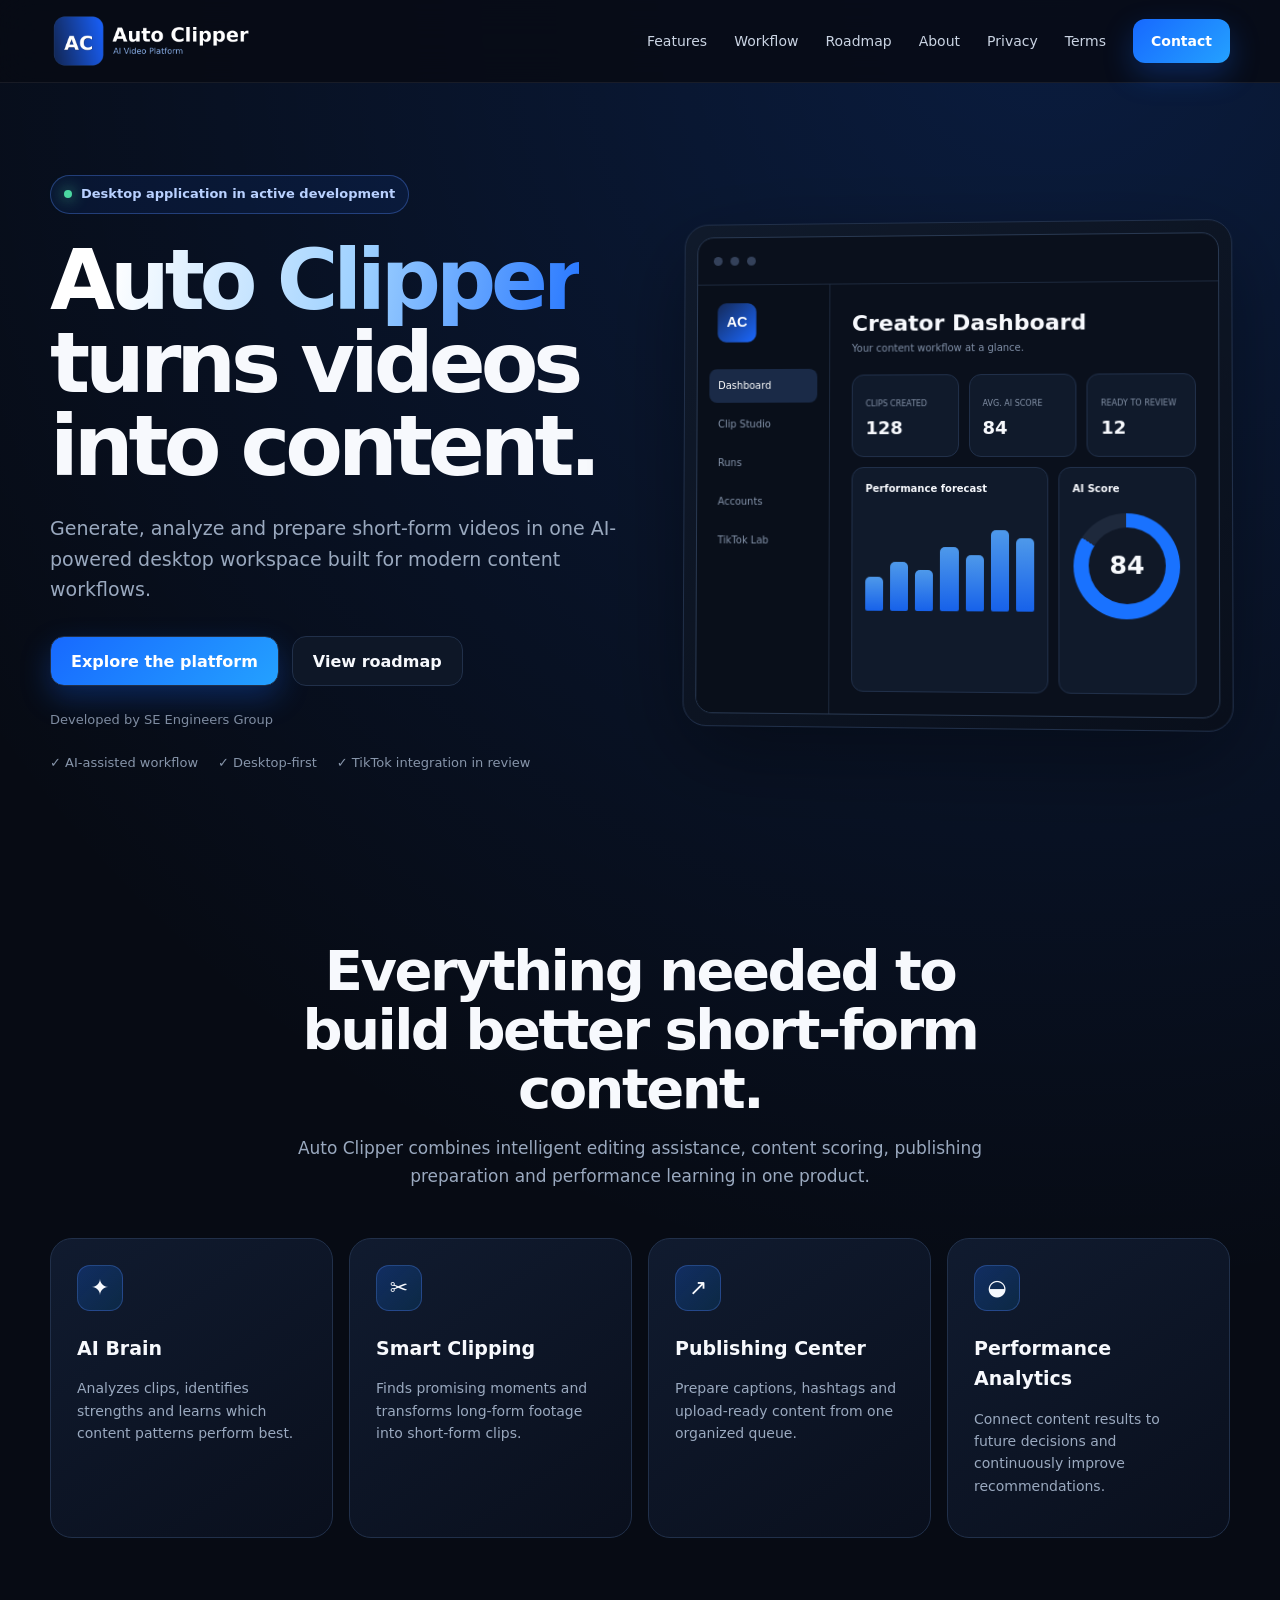
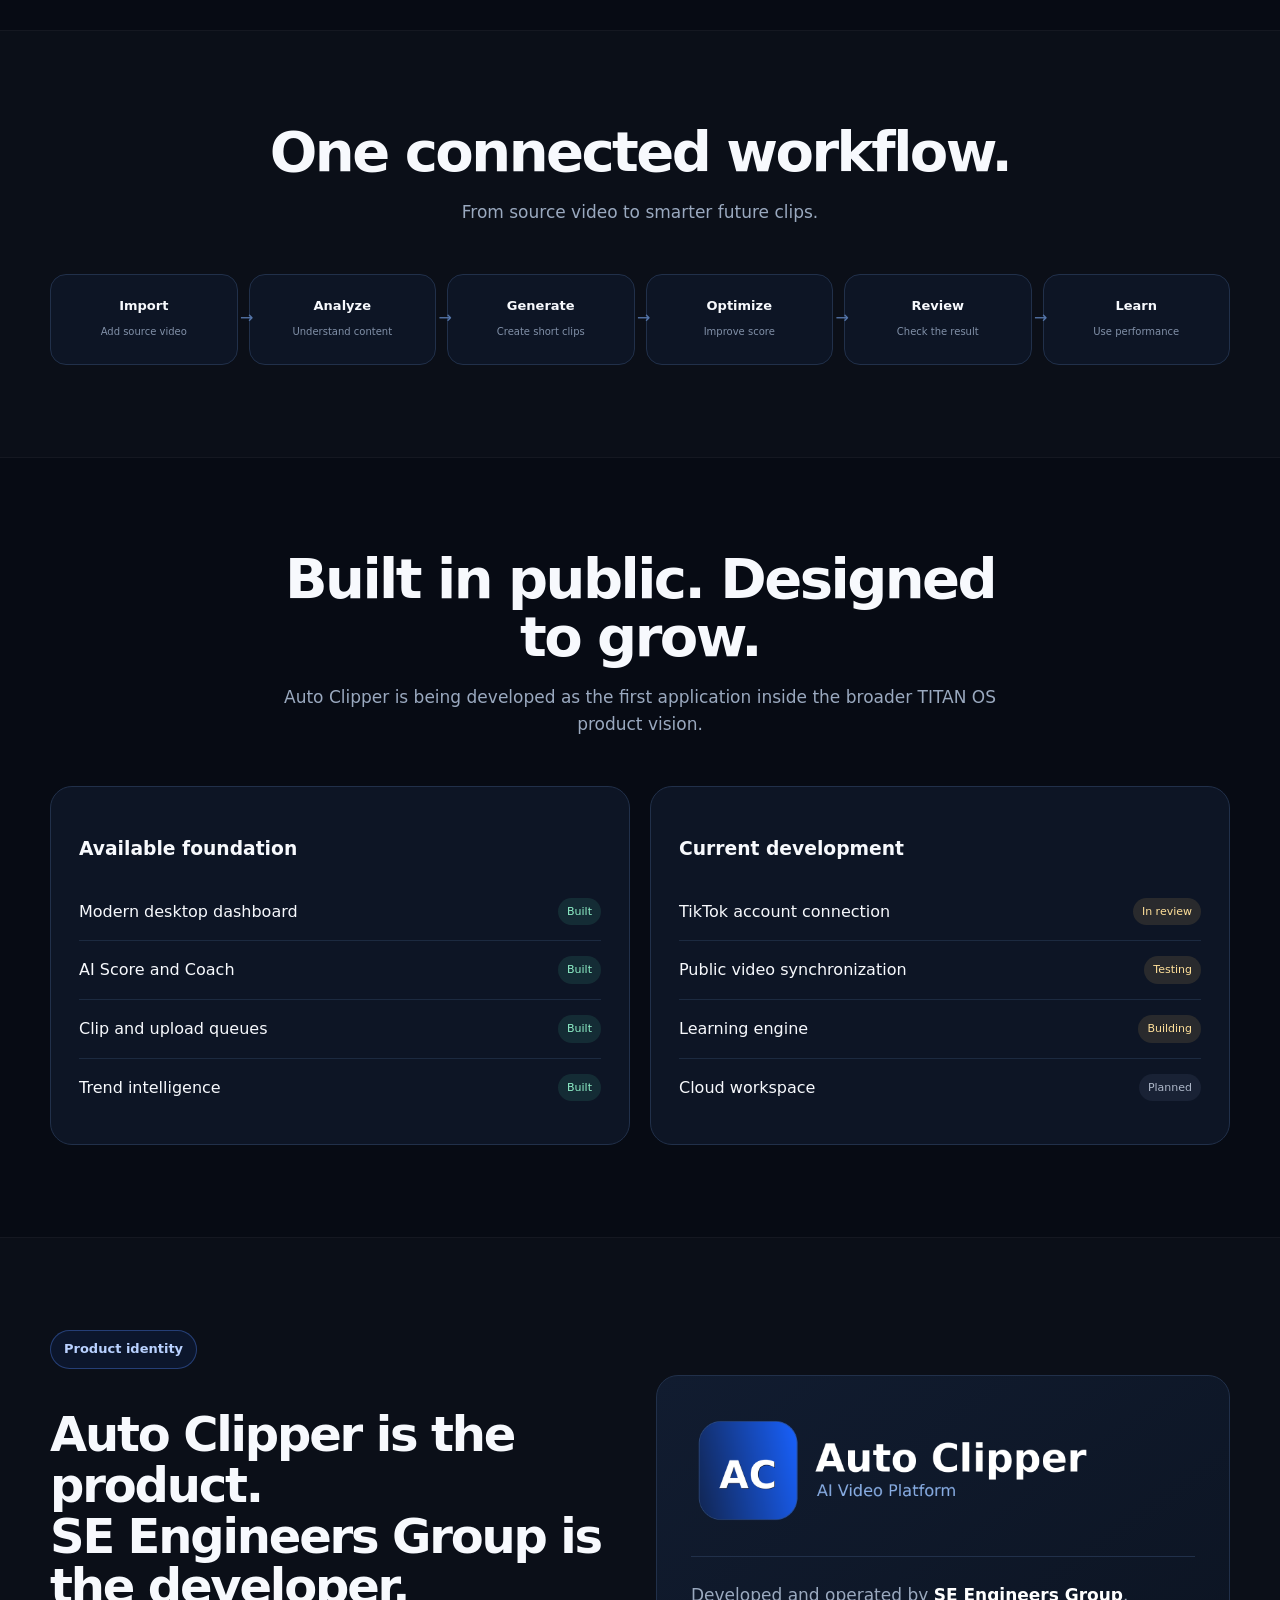
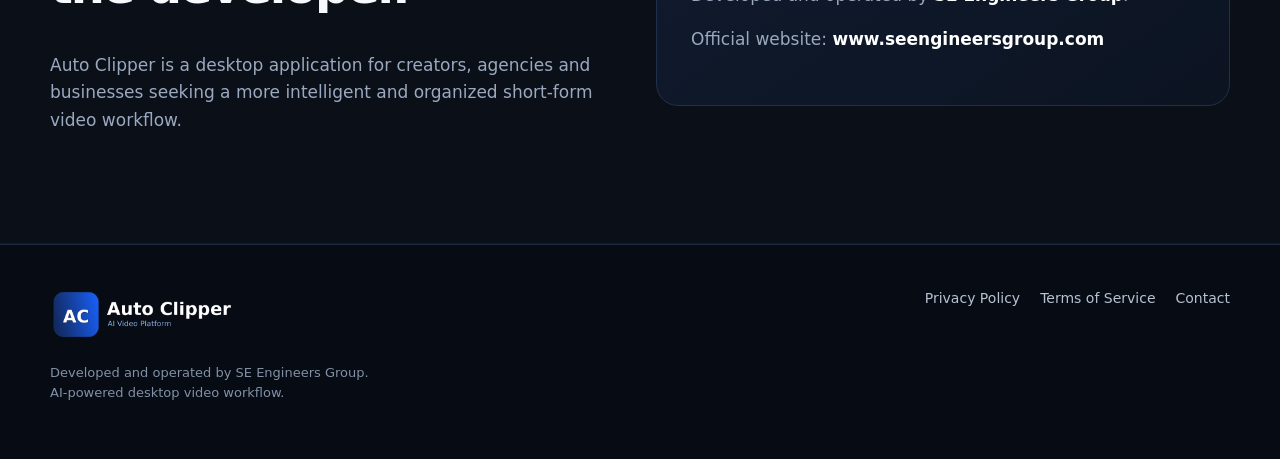
<file: index.html>
<!doctype html><html lang="en"><head><meta charset="utf-8"><meta name="viewport" content="width=device-width,initial-scale=1"><meta name="theme-color" content="#070b14"><link rel="icon" href="assets/favicon.ico"><link rel="icon" type="image/png" sizes="32x32" href="assets/icon-32.png"><link rel="apple-touch-icon" href="assets/icon-180.png"><link rel="manifest" href="manifest.webmanifest"><link rel="stylesheet" href="styles.css?v=4"><title>Auto Clipper | AI Video Platform</title><meta name="description" content="Auto Clipper is an AI-powered desktop application for creating, analyzing and preparing short-form video content."><meta property="og:title" content="Auto Clipper"><meta property="og:description" content="AI-powered video automation for creators, agencies and businesses."><meta property="og:type" content="website"><meta property="og:url" content="https://www.seengineersgroup.com/"><meta property="og:image" content="https://www.seengineersgroup.com/assets/og-image.png"></head><body><header class="site-header"><div class="container nav-inner"><a class="brand-logo" href="index.html" aria-label="Auto Clipper home"><img src="assets/auto-clipper-logo.png?v=4" alt="Auto Clipper — AI Video Platform"></a><button class="menu-toggle" type="button" aria-label="Open navigation" aria-expanded="false">☰</button><nav class="nav-links" aria-label="Main navigation"><a href="#features">Features</a><a href="#workflow">Workflow</a><a href="#roadmap">Roadmap</a><a href="#about">About</a><a href="privacy.html">Privacy</a><a href="terms.html">Terms</a><a class="nav-cta" href="contact.html">Contact</a></nav></div></header><main>
<section class="hero"><div class="container hero-grid"><div class="hero-copy"><div class="eyebrow"><span class="dot"></span>Desktop application in active development</div><h1><span class="gradient">Auto Clipper</span><br>turns videos into content.</h1><p>Generate, analyze and prepare short-form videos in one AI-powered desktop workspace built for modern content workflows.</p><div class="hero-actions"><a class="btn btn-primary" href="#features">Explore the platform</a><a class="btn btn-secondary" href="#roadmap">View roadmap</a></div><div class="micro">Developed by SE Engineers Group</div><div class="trust"><span>✓ AI-assisted workflow</span><span>✓ Desktop-first</span><span>✓ TikTok integration in review</span></div></div>
<div class="mockup" aria-label="Auto Clipper application preview"><div class="app"><div class="app-top"><i></i><i></i><i></i></div><div class="app-layout"><aside class="sidebar"><img src="assets/auto-clipper-icon.svg" alt="" class="mock-icon"><div class="side-item active">Dashboard</div><div class="side-item">Clip Studio</div><div class="side-item">Runs</div><div class="side-item">Accounts</div><div class="side-item">TikTok Lab</div></aside><div class="app-main"><div class="app-title">Creator Dashboard</div><div class="app-sub">Your content workflow at a glance.</div><div class="stats"><div class="stat"><small>CLIPS CREATED</small><strong>128</strong></div><div class="stat"><small>AVG. AI SCORE</small><strong>84</strong></div><div class="stat"><small>READY TO REVIEW</small><strong>12</strong></div></div><div class="app-panels"><div class="panel"><div class="panel-title">Performance forecast</div><div class="chart"><i style="height:38%"></i><i style="height:55%"></i><i style="height:46%"></i><i style="height:72%"></i><i style="height:63%"></i><i style="height:92%"></i><i style="height:82%"></i></div></div><div class="panel"><div class="panel-title">AI Score</div><div class="score"></div></div></div></div></div></div></div></div></section>
<section class="section" id="features"><div class="container"><div class="section-head"><h2>Everything needed to build better short-form content.</h2><p>Auto Clipper combines intelligent editing assistance, content scoring, publishing preparation and performance learning in one product.</p></div><div class="grid4"><article class="feature"><div class="feature-icon">✦</div><h3>AI Brain</h3><p>Analyzes clips, identifies strengths and learns which content patterns perform best.</p></article><article class="feature"><div class="feature-icon">✂</div><h3>Smart Clipping</h3><p>Finds promising moments and transforms long-form footage into short-form clips.</p></article><article class="feature"><div class="feature-icon">↗</div><h3>Publishing Center</h3><p>Prepare captions, hashtags and upload-ready content from one organized queue.</p></article><article class="feature"><div class="feature-icon">◒</div><h3>Performance Analytics</h3><p>Connect content results to future decisions and continuously improve recommendations.</p></article></div></div></section>
<section class="section section-alt" id="workflow"><div class="container"><div class="section-head"><h2>One connected workflow.</h2><p>From source video to smarter future clips.</p></div><div class="workflow"><div class="step"><b>Import</b><span>Add source video</span></div><div class="step"><b>Analyze</b><span>Understand content</span></div><div class="step"><b>Generate</b><span>Create short clips</span></div><div class="step"><b>Optimize</b><span>Improve score</span></div><div class="step"><b>Review</b><span>Check the result</span></div><div class="step"><b>Learn</b><span>Use performance</span></div></div></div></section>
<section class="section" id="roadmap"><div class="container"><div class="section-head"><h2>Built in public. Designed to grow.</h2><p>Auto Clipper is being developed as the first application inside the broader TITAN OS product vision.</p></div><div class="roadmap"><div class="road-card"><h3>Available foundation</h3><div class="road-row"><span>Modern desktop dashboard</span><span class="status done">Built</span></div><div class="road-row"><span>AI Score and Coach</span><span class="status done">Built</span></div><div class="road-row"><span>Clip and upload queues</span><span class="status done">Built</span></div><div class="road-row"><span>Trend intelligence</span><span class="status done">Built</span></div></div><div class="road-card"><h3>Current development</h3><div class="road-row"><span>TikTok account connection</span><span class="status building">In review</span></div><div class="road-row"><span>Public video synchronization</span><span class="status building">Testing</span></div><div class="road-row"><span>Learning engine</span><span class="status building">Building</span></div><div class="road-row"><span>Cloud workspace</span><span class="status planned">Planned</span></div></div></div></div></section>
<section class="section section-alt" id="about"><div class="container about"><div><div class="eyebrow">Product identity</div><h2>Auto Clipper is the product.<br>SE Engineers Group is the developer.</h2><p>Auto Clipper is a desktop application for creators, agencies and businesses seeking a more intelligent and organized short-form video workflow.</p></div><div class="about-card"><img class="about-logo" src="assets/auto-clipper-logo.png?v=4" alt="Auto Clipper — AI Video Platform"><hr><p>Developed and operated by <strong>SE Engineers Group</strong>.</p><p>Official website: <strong>www.seengineersgroup.com</strong></p></div></div></section></main><footer class="footer"><div class="container footer-inner"><div class="footer-brand"><a class="brand-logo" href="index.html" aria-label="Auto Clipper home"><img src="assets/auto-clipper-logo.png?v=4" alt="Auto Clipper — AI Video Platform"></a><p>Developed and operated by SE Engineers Group.<br>AI-powered desktop video workflow.</p></div><div class="footer-links"><a href="privacy.html">Privacy Policy</a><a href="terms.html">Terms of Service</a><a href="contact.html">Contact</a></div></div></footer><script src="script.js?v=4"></script></body></html>
</file>
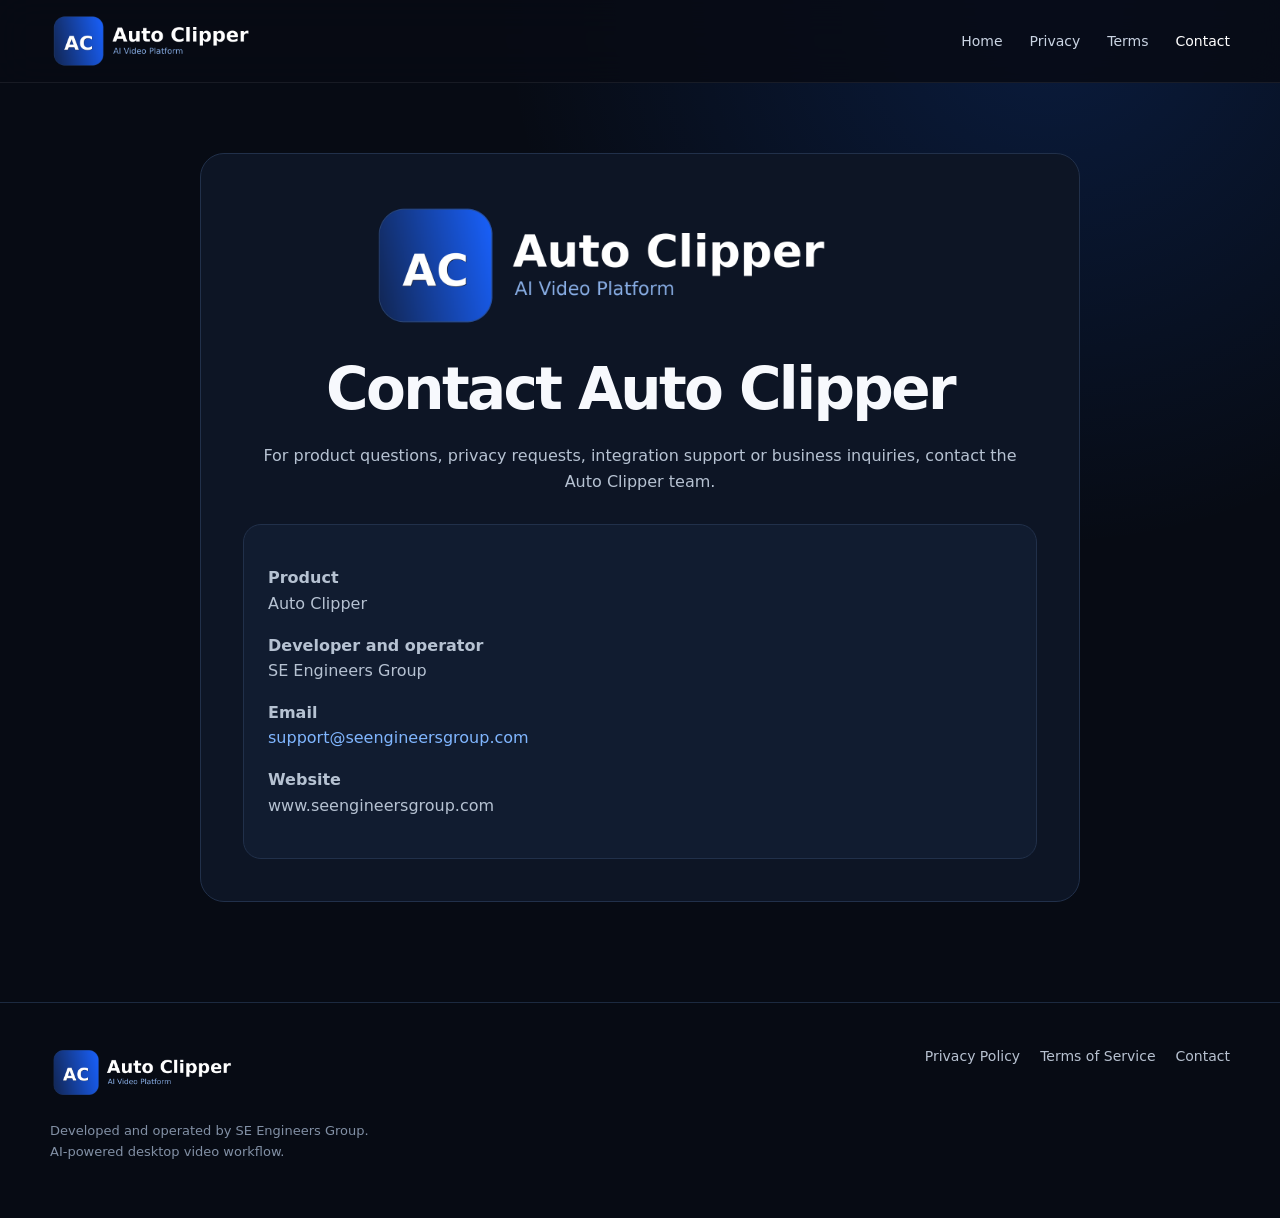
<file: contact.html>
<!doctype html><html lang="en"><head><meta charset="utf-8"><meta name="viewport" content="width=device-width,initial-scale=1"><meta name="theme-color" content="#070b14"><link rel="icon" href="assets/favicon.ico"><link rel="icon" type="image/png" sizes="32x32" href="assets/icon-32.png"><link rel="apple-touch-icon" href="assets/icon-180.png"><link rel="manifest" href="manifest.webmanifest"><link rel="stylesheet" href="styles.css?v=4"><title>Contact Auto Clipper</title><meta name="description" content="Contact Auto Clipper and SE Engineers Group."></head><body><header class="site-header"><div class="container nav-inner"><a class="brand-logo" href="index.html" aria-label="Auto Clipper home"><img src="assets/auto-clipper-logo.png?v=4" alt="Auto Clipper — AI Video Platform"></a><button class="menu-toggle" type="button" aria-label="Open navigation" aria-expanded="false">☰</button><nav class="nav-links" aria-label="Main navigation"><a href="index.html">Home</a><a href="privacy.html">Privacy</a><a href="terms.html">Terms</a><a class="active" href="contact.html">Contact</a></nav></div></header><main class="legal-page"><article class="legal contact-card"><img class="contact-logo" src="assets/auto-clipper-logo.png?v=4" alt="Auto Clipper — AI Video Platform"><h1>Contact Auto Clipper</h1><p>For product questions, privacy requests, integration support or business inquiries, contact the Auto Clipper team.</p><div class="contact-details"><p><strong>Product</strong><br>Auto Clipper</p><p><strong>Developer and operator</strong><br>SE Engineers Group</p><p><strong>Email</strong><br><a href="mailto:support@seengineersgroup.com">support@seengineersgroup.com</a></p><p><strong>Website</strong><br>www.seengineersgroup.com</p></div></article></main><footer class="footer"><div class="container footer-inner"><div class="footer-brand"><a class="brand-logo" href="index.html" aria-label="Auto Clipper home"><img src="assets/auto-clipper-logo.png?v=4" alt="Auto Clipper — AI Video Platform"></a><p>Developed and operated by SE Engineers Group.<br>AI-powered desktop video workflow.</p></div><div class="footer-links"><a href="privacy.html">Privacy Policy</a><a href="terms.html">Terms of Service</a><a href="contact.html">Contact</a></div></div></footer><script src="script.js?v=4"></script></body></html>
</file>
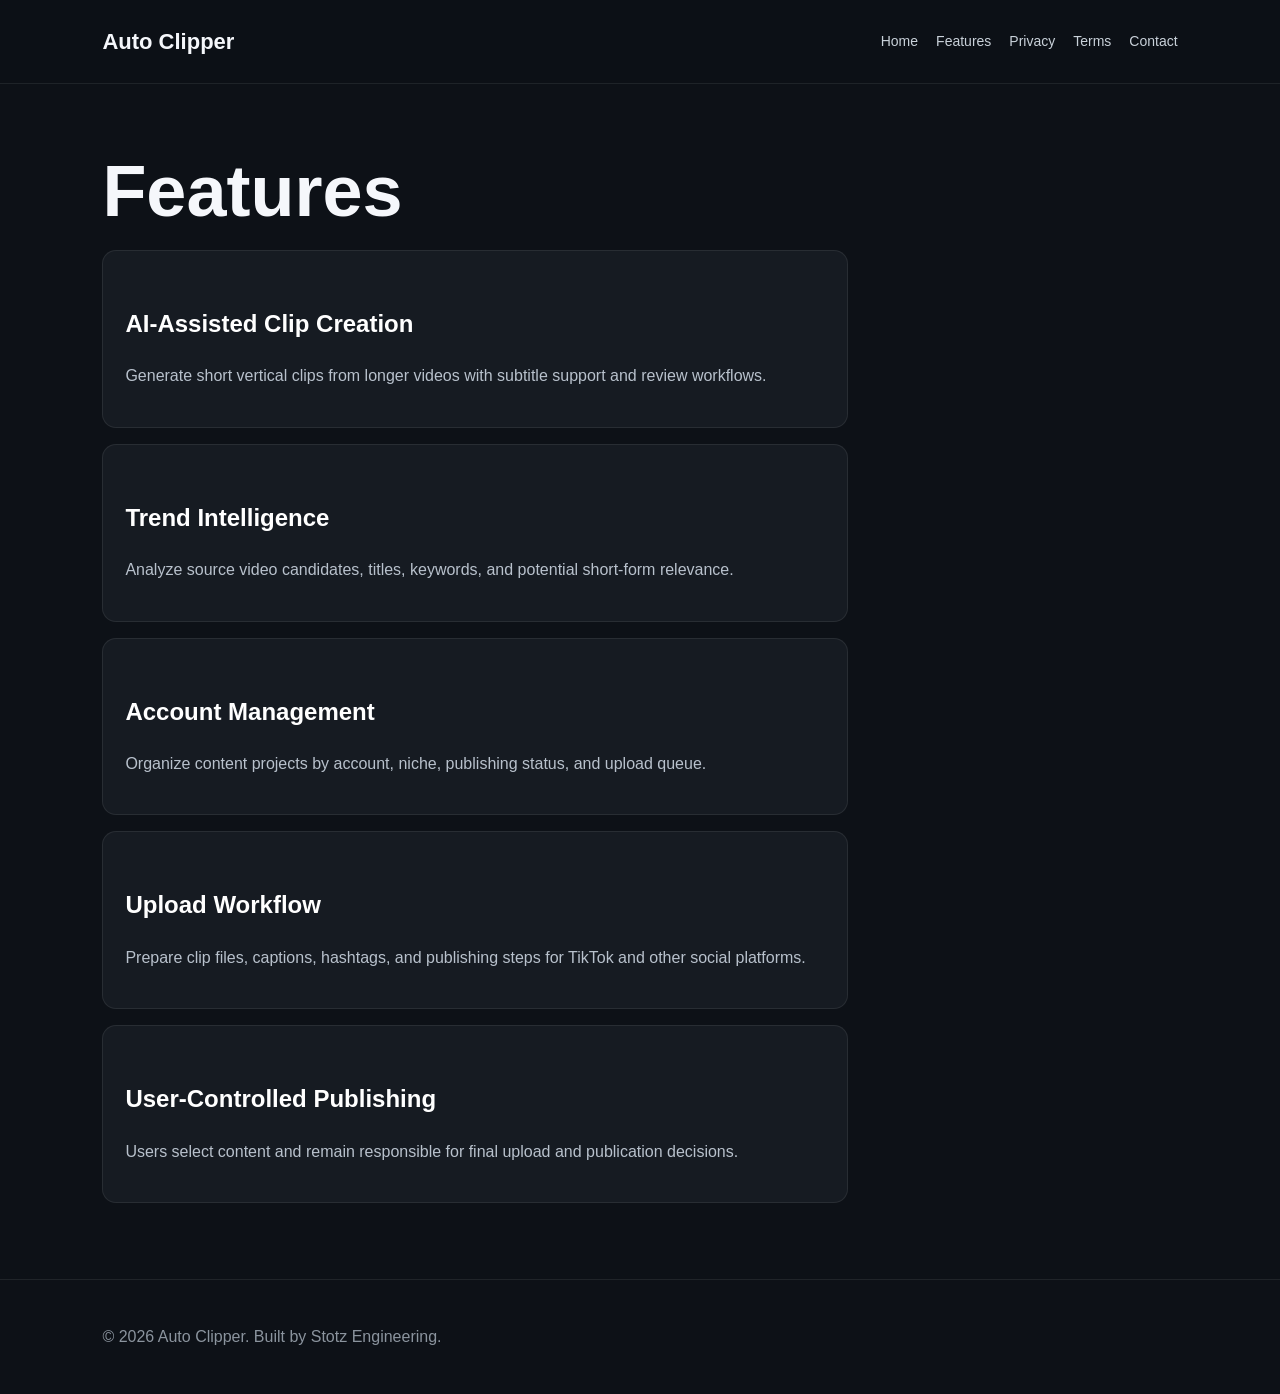
<file: features.html>
<!DOCTYPE html>
<html lang="en">
<head>
  <meta charset="UTF-8" />
  <meta name="viewport" content="width=device-width, initial-scale=1.0" />
  <title>Features | Auto Clipper</title>
  <link rel="stylesheet" href="style.css" />
</head>
<body>
  <header class="nav">
    <div class="brand">Auto Clipper</div>
    <nav>
      <a href="index.html">Home</a>
      <a href="features.html">Features</a>
      <a href="privacy.html">Privacy</a>
      <a href="terms.html">Terms</a>
      <a href="contact.html">Contact</a>
    </nav>
  </header>

  <main class="page">
    <h1>Features</h1>
    <div class="feature-list">
      <section><h2>AI-Assisted Clip Creation</h2><p>Generate short vertical clips from longer videos with subtitle support and review workflows.</p></section>
      <section><h2>Trend Intelligence</h2><p>Analyze source video candidates, titles, keywords, and potential short-form relevance.</p></section>
      <section><h2>Account Management</h2><p>Organize content projects by account, niche, publishing status, and upload queue.</p></section>
      <section><h2>Upload Workflow</h2><p>Prepare clip files, captions, hashtags, and publishing steps for TikTok and other social platforms.</p></section>
      <section><h2>User-Controlled Publishing</h2><p>Users select content and remain responsible for final upload and publication decisions.</p></section>
    </div>
  </main>

  <footer><p>© 2026 Auto Clipper. Built by Stotz Engineering.</p></footer>
</body>
</html>
</file>
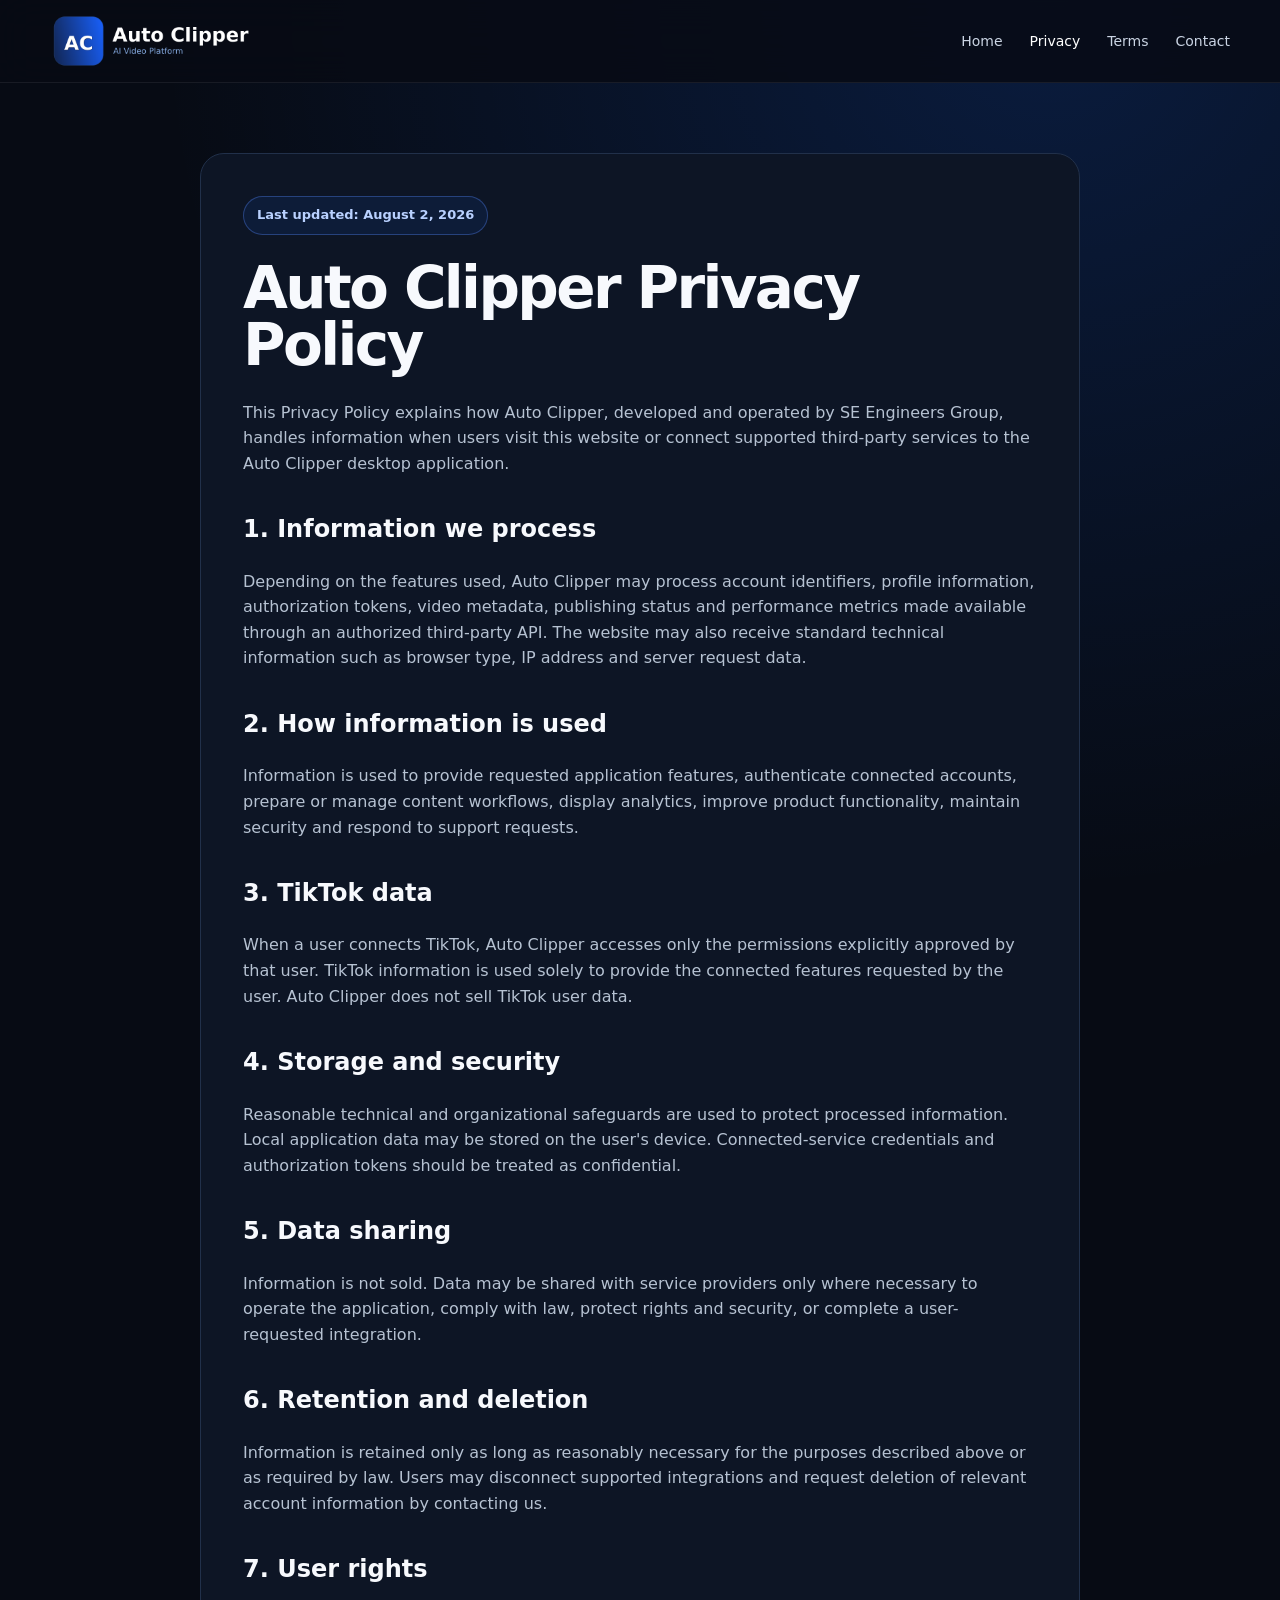
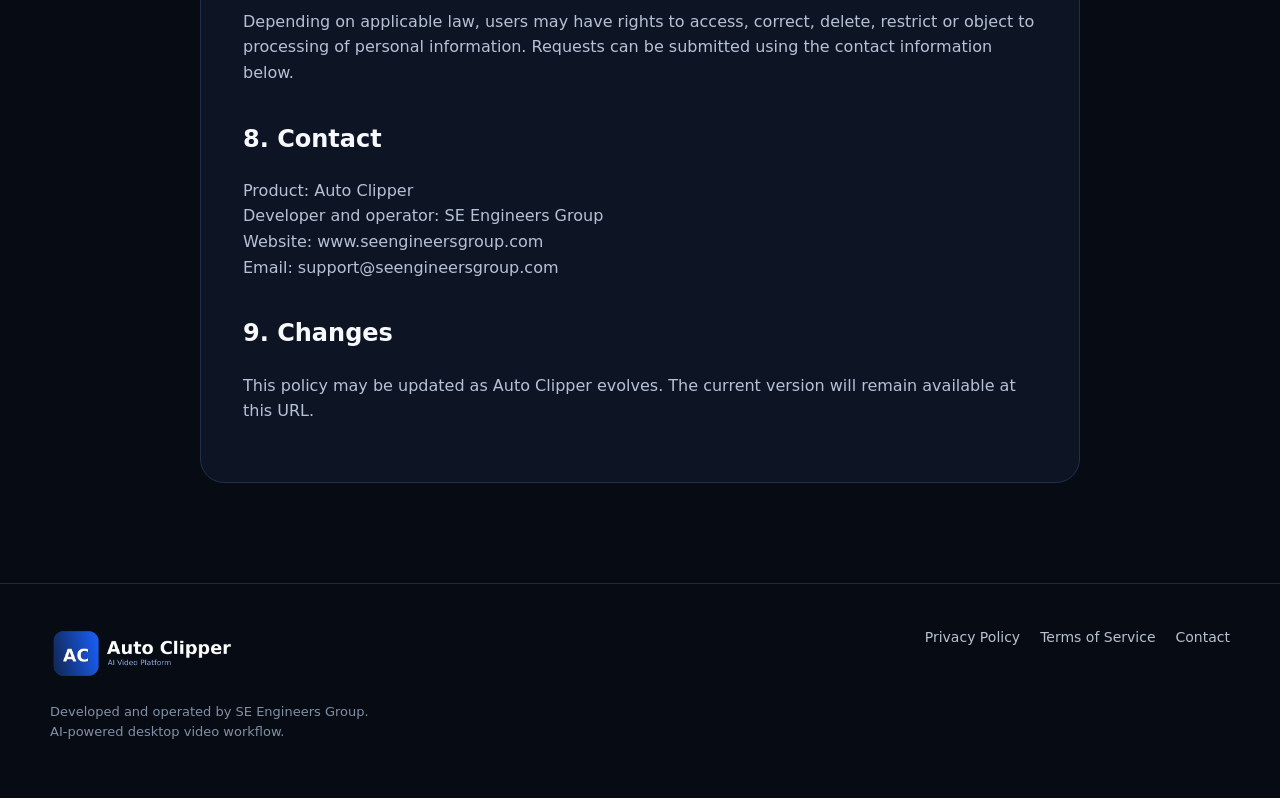
<file: privacy.html>
<!doctype html><html lang="en"><head><meta charset="utf-8"><meta name="viewport" content="width=device-width,initial-scale=1"><meta name="theme-color" content="#070b14"><link rel="icon" href="assets/favicon.ico"><link rel="icon" type="image/png" sizes="32x32" href="assets/icon-32.png"><link rel="apple-touch-icon" href="assets/icon-180.png"><link rel="manifest" href="manifest.webmanifest"><link rel="stylesheet" href="styles.css?v=4"><title>Auto Clipper Privacy Policy</title><meta name="description" content="Privacy Policy for Auto Clipper."></head><body><header class="site-header"><div class="container nav-inner"><a class="brand-logo" href="index.html" aria-label="Auto Clipper home"><img src="assets/auto-clipper-logo.png?v=4" alt="Auto Clipper — AI Video Platform"></a><button class="menu-toggle" type="button" aria-label="Open navigation" aria-expanded="false">☰</button><nav class="nav-links" aria-label="Main navigation"><a href="index.html">Home</a><a class="active" href="privacy.html">Privacy</a><a href="terms.html">Terms</a><a href="contact.html">Contact</a></nav></div></header><main class="legal-page"><article class="legal"><div class="eyebrow">Last updated: August 2, 2026</div><h1>Auto Clipper Privacy Policy</h1><p>This Privacy Policy explains how Auto Clipper, developed and operated by SE Engineers Group, handles information when users visit this website or connect supported third-party services to the Auto Clipper desktop application.</p><h2>1. Information we process</h2><p>Depending on the features used, Auto Clipper may process account identifiers, profile information, authorization tokens, video metadata, publishing status and performance metrics made available through an authorized third-party API. The website may also receive standard technical information such as browser type, IP address and server request data.</p><h2>2. How information is used</h2><p>Information is used to provide requested application features, authenticate connected accounts, prepare or manage content workflows, display analytics, improve product functionality, maintain security and respond to support requests.</p><h2>3. TikTok data</h2><p>When a user connects TikTok, Auto Clipper accesses only the permissions explicitly approved by that user. TikTok information is used solely to provide the connected features requested by the user. Auto Clipper does not sell TikTok user data.</p><h2>4. Storage and security</h2><p>Reasonable technical and organizational safeguards are used to protect processed information. Local application data may be stored on the user's device. Connected-service credentials and authorization tokens should be treated as confidential.</p><h2>5. Data sharing</h2><p>Information is not sold. Data may be shared with service providers only where necessary to operate the application, comply with law, protect rights and security, or complete a user-requested integration.</p><h2>6. Retention and deletion</h2><p>Information is retained only as long as reasonably necessary for the purposes described above or as required by law. Users may disconnect supported integrations and request deletion of relevant account information by contacting us.</p><h2>7. User rights</h2><p>Depending on applicable law, users may have rights to access, correct, delete, restrict or object to processing of personal information. Requests can be submitted using the contact information below.</p><h2>8. Contact</h2><p>Product: Auto Clipper<br>Developer and operator: SE Engineers Group<br>Website: www.seengineersgroup.com<br>Email: support@seengineersgroup.com</p><h2>9. Changes</h2><p>This policy may be updated as Auto Clipper evolves. The current version will remain available at this URL.</p></article></main><footer class="footer"><div class="container footer-inner"><div class="footer-brand"><a class="brand-logo" href="index.html" aria-label="Auto Clipper home"><img src="assets/auto-clipper-logo.png?v=4" alt="Auto Clipper — AI Video Platform"></a><p>Developed and operated by SE Engineers Group.<br>AI-powered desktop video workflow.</p></div><div class="footer-links"><a href="privacy.html">Privacy Policy</a><a href="terms.html">Terms of Service</a><a href="contact.html">Contact</a></div></div></footer><script src="script.js?v=4"></script></body></html>
</file>
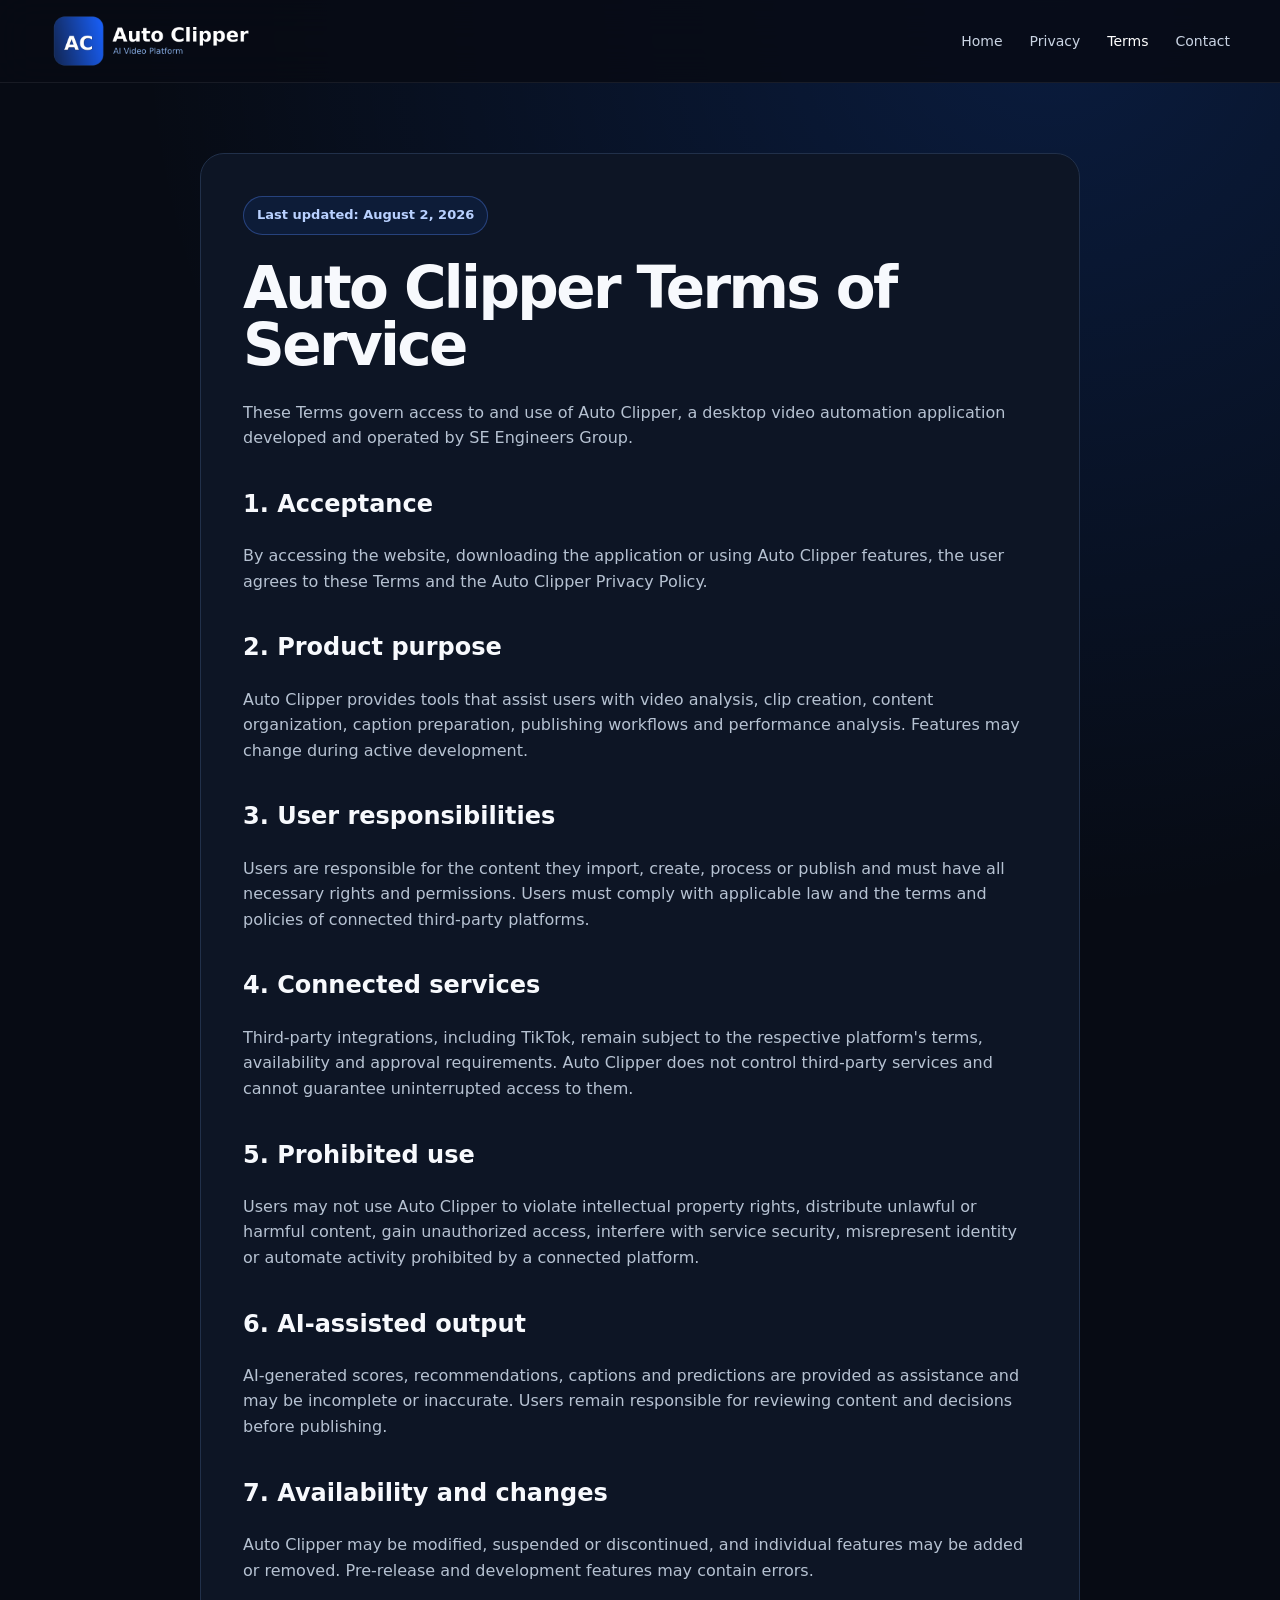
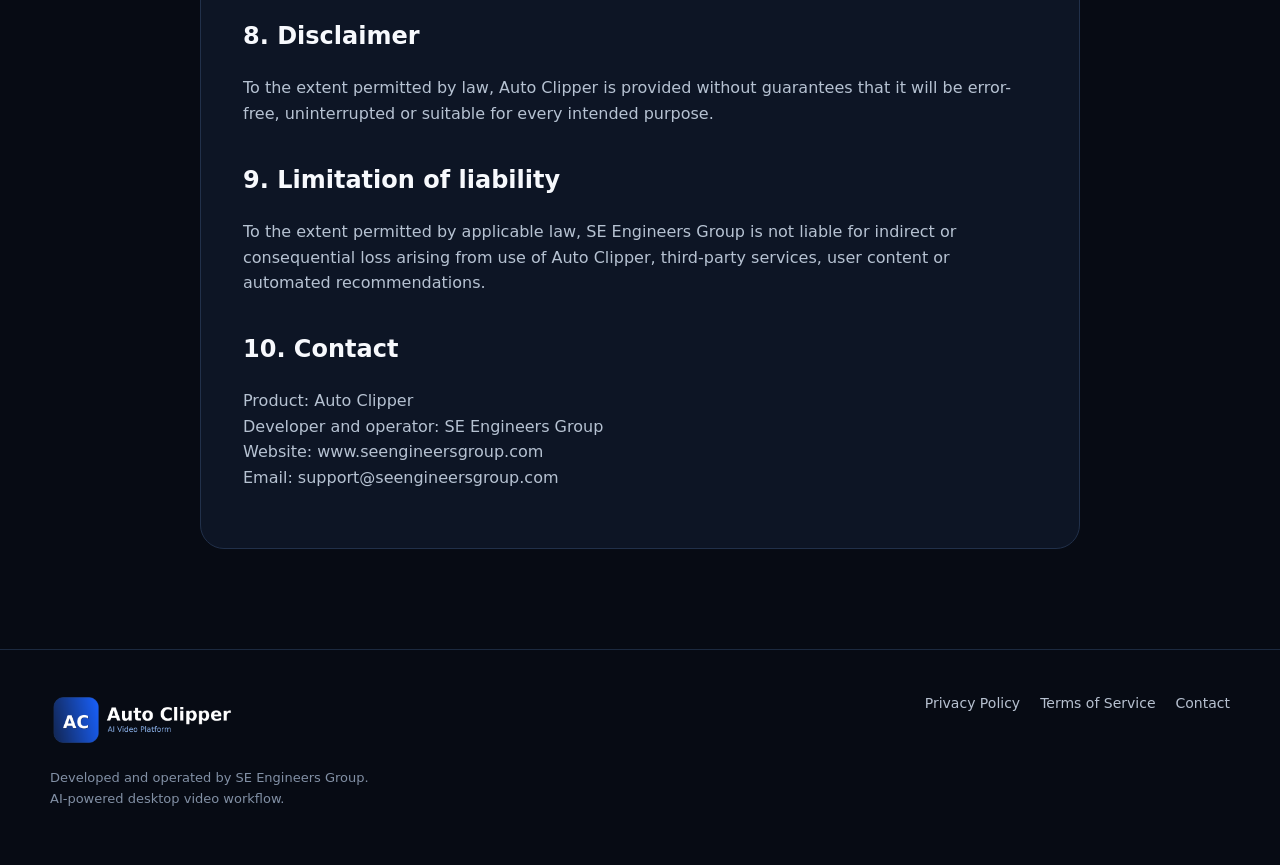
<file: terms.html>
<!doctype html><html lang="en"><head><meta charset="utf-8"><meta name="viewport" content="width=device-width,initial-scale=1"><meta name="theme-color" content="#070b14"><link rel="icon" href="assets/favicon.ico"><link rel="icon" type="image/png" sizes="32x32" href="assets/icon-32.png"><link rel="apple-touch-icon" href="assets/icon-180.png"><link rel="manifest" href="manifest.webmanifest"><link rel="stylesheet" href="styles.css?v=4"><title>Auto Clipper Terms of Service</title><meta name="description" content="Terms of Service for Auto Clipper."></head><body><header class="site-header"><div class="container nav-inner"><a class="brand-logo" href="index.html" aria-label="Auto Clipper home"><img src="assets/auto-clipper-logo.png?v=4" alt="Auto Clipper — AI Video Platform"></a><button class="menu-toggle" type="button" aria-label="Open navigation" aria-expanded="false">☰</button><nav class="nav-links" aria-label="Main navigation"><a href="index.html">Home</a><a href="privacy.html">Privacy</a><a class="active" href="terms.html">Terms</a><a href="contact.html">Contact</a></nav></div></header><main class="legal-page"><article class="legal"><div class="eyebrow">Last updated: August 2, 2026</div><h1>Auto Clipper Terms of Service</h1><p>These Terms govern access to and use of Auto Clipper, a desktop video automation application developed and operated by SE Engineers Group.</p><h2>1. Acceptance</h2><p>By accessing the website, downloading the application or using Auto Clipper features, the user agrees to these Terms and the Auto Clipper Privacy Policy.</p><h2>2. Product purpose</h2><p>Auto Clipper provides tools that assist users with video analysis, clip creation, content organization, caption preparation, publishing workflows and performance analysis. Features may change during active development.</p><h2>3. User responsibilities</h2><p>Users are responsible for the content they import, create, process or publish and must have all necessary rights and permissions. Users must comply with applicable law and the terms and policies of connected third-party platforms.</p><h2>4. Connected services</h2><p>Third-party integrations, including TikTok, remain subject to the respective platform's terms, availability and approval requirements. Auto Clipper does not control third-party services and cannot guarantee uninterrupted access to them.</p><h2>5. Prohibited use</h2><p>Users may not use Auto Clipper to violate intellectual property rights, distribute unlawful or harmful content, gain unauthorized access, interfere with service security, misrepresent identity or automate activity prohibited by a connected platform.</p><h2>6. AI-assisted output</h2><p>AI-generated scores, recommendations, captions and predictions are provided as assistance and may be incomplete or inaccurate. Users remain responsible for reviewing content and decisions before publishing.</p><h2>7. Availability and changes</h2><p>Auto Clipper may be modified, suspended or discontinued, and individual features may be added or removed. Pre-release and development features may contain errors.</p><h2>8. Disclaimer</h2><p>To the extent permitted by law, Auto Clipper is provided without guarantees that it will be error-free, uninterrupted or suitable for every intended purpose.</p><h2>9. Limitation of liability</h2><p>To the extent permitted by applicable law, SE Engineers Group is not liable for indirect or consequential loss arising from use of Auto Clipper, third-party services, user content or automated recommendations.</p><h2>10. Contact</h2><p>Product: Auto Clipper<br>Developer and operator: SE Engineers Group<br>Website: www.seengineersgroup.com<br>Email: support@seengineersgroup.com</p></article></main><footer class="footer"><div class="container footer-inner"><div class="footer-brand"><a class="brand-logo" href="index.html" aria-label="Auto Clipper home"><img src="assets/auto-clipper-logo.png?v=4" alt="Auto Clipper — AI Video Platform"></a><p>Developed and operated by SE Engineers Group.<br>AI-powered desktop video workflow.</p></div><div class="footer-links"><a href="privacy.html">Privacy Policy</a><a href="terms.html">Terms of Service</a><a href="contact.html">Contact</a></div></div></footer><script src="script.js?v=4"></script></body></html>
</file>
<file: styles.css>
:root{--bg:#070b14;--panel:#0d1525;--panel2:#111c30;--line:#21304a;--text:#f7f9fd;--muted:#9aa9bf;--blue:#1769ff;--blue2:#24a1ff;--ok:#4bd8a1;--warn:#f5ca6c;--radius:22px;--shadow:0 28px 90px rgba(0,0,0,.36)}
*{box-sizing:border-box}html{scroll-behavior:smooth}body{margin:0;background:radial-gradient(circle at 82% 0,rgba(23,105,255,.18),transparent 34%),var(--bg);color:var(--text);font-family:Inter,ui-sans-serif,system-ui,-apple-system,BlinkMacSystemFont,"Segoe UI",sans-serif;line-height:1.6}a{color:inherit;text-decoration:none}img{max-width:100%}.container{width:min(1180px,calc(100% - 40px));margin:auto}
.site-header{position:sticky;top:0;z-index:30;background:rgba(7,11,20,.86);backdrop-filter:blur(18px);border-bottom:1px solid rgba(255,255,255,.07)}.nav-inner{min-height:82px;display:flex;align-items:center;justify-content:space-between;gap:30px}.brand-logo{display:inline-flex;align-items:center;flex:0 0 auto}.brand-logo img{display:block;width:236px;height:auto}.nav-links{display:flex;align-items:center;gap:27px;color:#cad4e3;font-size:14px}.nav-links a:hover,.nav-links a.active{color:#fff}.nav-cta,.btn-primary{background:linear-gradient(135deg,var(--blue),var(--blue2));color:#fff!important;padding:11px 18px;border-radius:12px;font-weight:780;box-shadow:0 12px 30px rgba(23,105,255,.28)}.menu-toggle{display:none;background:transparent;border:0;color:#fff;font-size:27px;cursor:pointer}
.hero{padding:92px 0 76px}.hero-grid{display:grid;grid-template-columns:1.02fr .98fr;gap:58px;align-items:center}.eyebrow{display:inline-flex;align-items:center;gap:9px;border:1px solid rgba(87,139,255,.35);background:rgba(23,105,255,.09);color:#b9d1ff;border-radius:999px;padding:8px 13px;font-size:13px;font-weight:700}.dot{width:8px;height:8px;background:var(--ok);border-radius:50%;box-shadow:0 0 15px var(--ok)}h1{font-size:clamp(50px,6.6vw,84px);line-height:.99;letter-spacing:-.06em;margin:25px 0}.gradient{background:linear-gradient(100deg,#fff 12%,#9ed1ff 58%,#2777ff);-webkit-background-clip:text;background-clip:text;color:transparent}.hero-copy>p{font-size:19px;color:var(--muted);max-width:650px}.hero-actions{display:flex;gap:13px;margin:32px 0 24px}.btn{display:inline-flex;align-items:center;justify-content:center;min-height:50px;padding:0 20px;border:1px solid var(--line);border-radius:14px;font-weight:760}.btn-secondary{background:#0e1727}.micro{font-size:13px;color:#7f8ca1}.trust{display:flex;gap:20px;flex-wrap:wrap;margin-top:22px;color:#8795aa;font-size:13px}
.mockup{border:1px solid var(--line);border-radius:24px;background:linear-gradient(145deg,#101a2b,#090f1b);padding:12px;box-shadow:var(--shadow);transform:perspective(1200px) rotateY(-3deg) rotateX(1deg)}.app{border-radius:17px;overflow:hidden;border:1px solid #293952;background:#0a101c}.app-top{height:48px;display:flex;align-items:center;gap:8px;padding:0 16px;border-bottom:1px solid #1d293d}.app-top i{width:9px;height:9px;border-radius:50%;background:#34415a}.app-layout{display:grid;grid-template-columns:135px 1fr;min-height:430px}.sidebar{padding:18px 12px;border-right:1px solid #1d293d;background:#090f1a}.mock-icon{width:40px;height:40px;margin:0 8px 14px}.side-item{font-size:10px;color:#8594ab;padding:9px;border-radius:8px;margin:5px 0}.side-item.active{background:#1a2a47;color:#fff}.app-main{padding:22px}.app-title{font-size:22px;font-weight:800}.app-sub{font-size:10px;color:#8190a8;margin-bottom:18px}.stats{display:grid;grid-template-columns:repeat(3,1fr);gap:10px}.stat,.panel{background:#101a2b;border:1px solid #21304a;border-radius:12px}.stat{padding:13px}.stat small{font-size:8px;color:#8391a7}.stat strong{display:block;font-size:18px}.app-panels{display:grid;grid-template-columns:1.45fr 1fr;gap:10px;margin-top:10px}.panel{padding:13px;height:225px}.panel-title{font-size:10px;font-weight:700;margin-bottom:10px}.chart{height:104px;display:flex;align-items:flex-end;gap:7px;padding-top:16px}.chart i{flex:1;background:linear-gradient(#55a7ff,#1769ff);border-radius:5px 5px 2px 2px;opacity:.9}.score{width:105px;height:105px;border-radius:50%;margin:16px auto;background:conic-gradient(#1972ff 0 84%,#1e293c 84%);display:grid;place-items:center}.score:after{content:"84";width:76px;height:76px;border-radius:50%;background:#101827;display:grid;place-items:center;font-weight:900;font-size:25px}
.section{padding:92px 0}.section-alt{background:rgba(255,255,255,.014);border-top:1px solid rgba(255,255,255,.04);border-bottom:1px solid rgba(255,255,255,.04)}.section-head{text-align:center;max-width:780px;margin:0 auto 48px}.section-head h2{font-size:clamp(36px,5vw,56px);line-height:1.05;letter-spacing:-.045em;margin:0 0 16px}.section-head p,.about>div>p{color:var(--muted);font-size:17px}.grid4{display:grid;grid-template-columns:repeat(4,1fr);gap:16px}.feature{background:linear-gradient(145deg,rgba(17,28,48,.96),rgba(10,16,29,.96));border:1px solid var(--line);border-radius:var(--radius);padding:26px;min-height:230px}.feature-icon{width:46px;height:46px;border-radius:13px;background:linear-gradient(135deg,rgba(23,105,255,.25),rgba(0,162,255,.12));border:1px solid rgba(87,139,255,.3);display:grid;place-items:center;font-size:22px}.feature h3{font-size:19px;margin:22px 0 10px}.feature p{font-size:14px;color:var(--muted)}.workflow{display:grid;grid-template-columns:repeat(6,1fr);gap:11px}.step{position:relative;text-align:center;border:1px solid var(--line);background:var(--panel);border-radius:16px;padding:21px 10px}.step b{display:block;font-size:13px}.step span{font-size:10px;color:#8190a8}.step:not(:last-child):after{content:"→";position:absolute;right:-17px;top:34%;color:#5576aa;z-index:2}.roadmap{display:grid;grid-template-columns:1fr 1fr;gap:20px}.road-card{background:var(--panel);border:1px solid var(--line);border-radius:var(--radius);padding:28px}.road-row{display:flex;align-items:center;justify-content:space-between;gap:20px;padding:15px 0;border-bottom:1px solid #1c2a40}.road-row:last-child{border:0}.status{font-size:11px;padding:5px 9px;border-radius:999px;white-space:nowrap}.done{color:#8ff0c8;background:rgba(72,215,160,.12)}.building{color:#ffe09a;background:rgba(247,199,101,.12)}.planned{color:#aeb8c9;background:#192235}.about{display:grid;grid-template-columns:1fr 1fr;gap:32px;align-items:center}.about h2{font-size:48px;line-height:1.06;letter-spacing:-.045em}.about-card{background:linear-gradient(145deg,#111c30,#0c1422);border:1px solid var(--line);border-radius:var(--radius);padding:34px}.about-logo{display:block;width:min(100%,470px);height:auto;margin-bottom:20px}.about-card hr{border:0;border-top:1px solid var(--line);margin:25px 0}.about-card strong{color:#fff}
.legal-page{padding:70px 0 100px}.legal{max-width:880px;margin:auto;background:var(--panel);border:1px solid var(--line);border-radius:24px;padding:42px}.legal h1{font-size:clamp(40px,6vw,58px);letter-spacing:-.045em}.legal h2{margin-top:34px}.legal p,.legal li{color:#b6c2d2}.contact-card{text-align:center}.contact-logo{display:block;width:min(100%,540px);margin:0 auto 26px}.contact-details{text-align:left;background:#111c30;border:1px solid var(--line);border-radius:18px;padding:24px;margin-top:30px}.contact-details a{color:#80b6ff}
.footer{border-top:1px solid #1c2a40;padding:42px 0}.footer-inner{display:flex;justify-content:space-between;gap:30px;align-items:flex-start}.footer .brand-logo img{width:215px}.footer p{color:#8290a5;font-size:13px}.footer-links{display:flex;gap:20px;color:#b7c1d0;font-size:14px}
@media(max-width:900px){.nav-links{display:none;position:absolute;top:82px;left:0;right:0;padding:22px;background:#080d17;border-bottom:1px solid var(--line);flex-direction:column;align-items:flex-start}.nav-links.open{display:flex}.menu-toggle{display:block}.hero-grid,.about,.roadmap{grid-template-columns:1fr}.mockup{transform:none}.grid4{grid-template-columns:1fr 1fr}.workflow{grid-template-columns:repeat(3,1fr)}.step:nth-child(3):after{display:none}}
@media(max-width:600px){.container{width:min(100% - 26px,1180px)}.brand-logo img{width:205px}.hero{padding-top:62px}.hero-actions{flex-direction:column}.grid4,.workflow{grid-template-columns:1fr}.step:after{display:none}.app-layout{grid-template-columns:92px 1fr}.stats{grid-template-columns:1fr}.app-panels{grid-template-columns:1fr}.panel:last-child{display:none}.footer-inner{flex-direction:column}.legal{padding:25px}.about h2{font-size:38px}.footer-links{flex-wrap:wrap}}
</file>
<file: style.css>
* { box-sizing: border-box; }
body { margin: 0; font-family: Inter, Arial, sans-serif; color: #f5f7fb; background: #0d1117; line-height: 1.6; }
a { color: #7cc7ff; text-decoration: none; }
.nav { display: flex; justify-content: space-between; align-items: center; padding: 24px 8%; border-bottom: 1px solid rgba(255,255,255,0.08); background: rgba(13,17,23,0.92); position: sticky; top: 0; }
.brand { font-weight: 800; font-size: 22px; }
nav { display: flex; gap: 18px; flex-wrap: wrap; }
nav a { color: #c9d1d9; font-size: 14px; }
.hero { padding: 90px 8% 70px; max-width: 1000px; }
.eyebrow { color: #7cc7ff; text-transform: uppercase; letter-spacing: 0.08em; font-size: 13px; font-weight: 700; }
h1 { font-size: clamp(38px, 7vw, 72px); line-height: 1.05; margin: 10px 0 20px; }
h2 { color: #ffffff; margin-top: 32px; }
.subtitle { color: #b8c1cc; max-width: 720px; font-size: 20px; }
.actions { margin-top: 32px; display: flex; gap: 14px; flex-wrap: wrap; }
.button { display: inline-block; background: #2387ff; color: white; padding: 13px 20px; border-radius: 10px; font-weight: 700; }
.button.secondary { background: rgba(255,255,255,0.09); }
.grid { display: grid; grid-template-columns: repeat(3, 1fr); gap: 18px; padding: 20px 8% 80px; }
.card { background: #161b22; border: 1px solid rgba(255,255,255,0.08); padding: 24px; border-radius: 16px; }
.card p, .page p, li { color: #b8c1cc; }
.about, .page { padding: 60px 8%; max-width: 950px; }
.legal h1 { font-size: 46px; }
.legal h2 { margin-top: 36px; font-size: 23px; }
.feature-list section { background: #161b22; border: 1px solid rgba(255,255,255,0.08); padding: 22px; border-radius: 14px; margin-bottom: 16px; }
.note { font-size: 14px; color: #ffcc66 !important; }
footer { padding: 28px 8%; border-top: 1px solid rgba(255,255,255,0.08); color: #8b949e; }
@media (max-width: 800px) { .nav { align-items: flex-start; gap: 16px; flex-direction: column; } .grid { grid-template-columns: 1fr; } .hero { padding-top: 60px; } }
</file>
